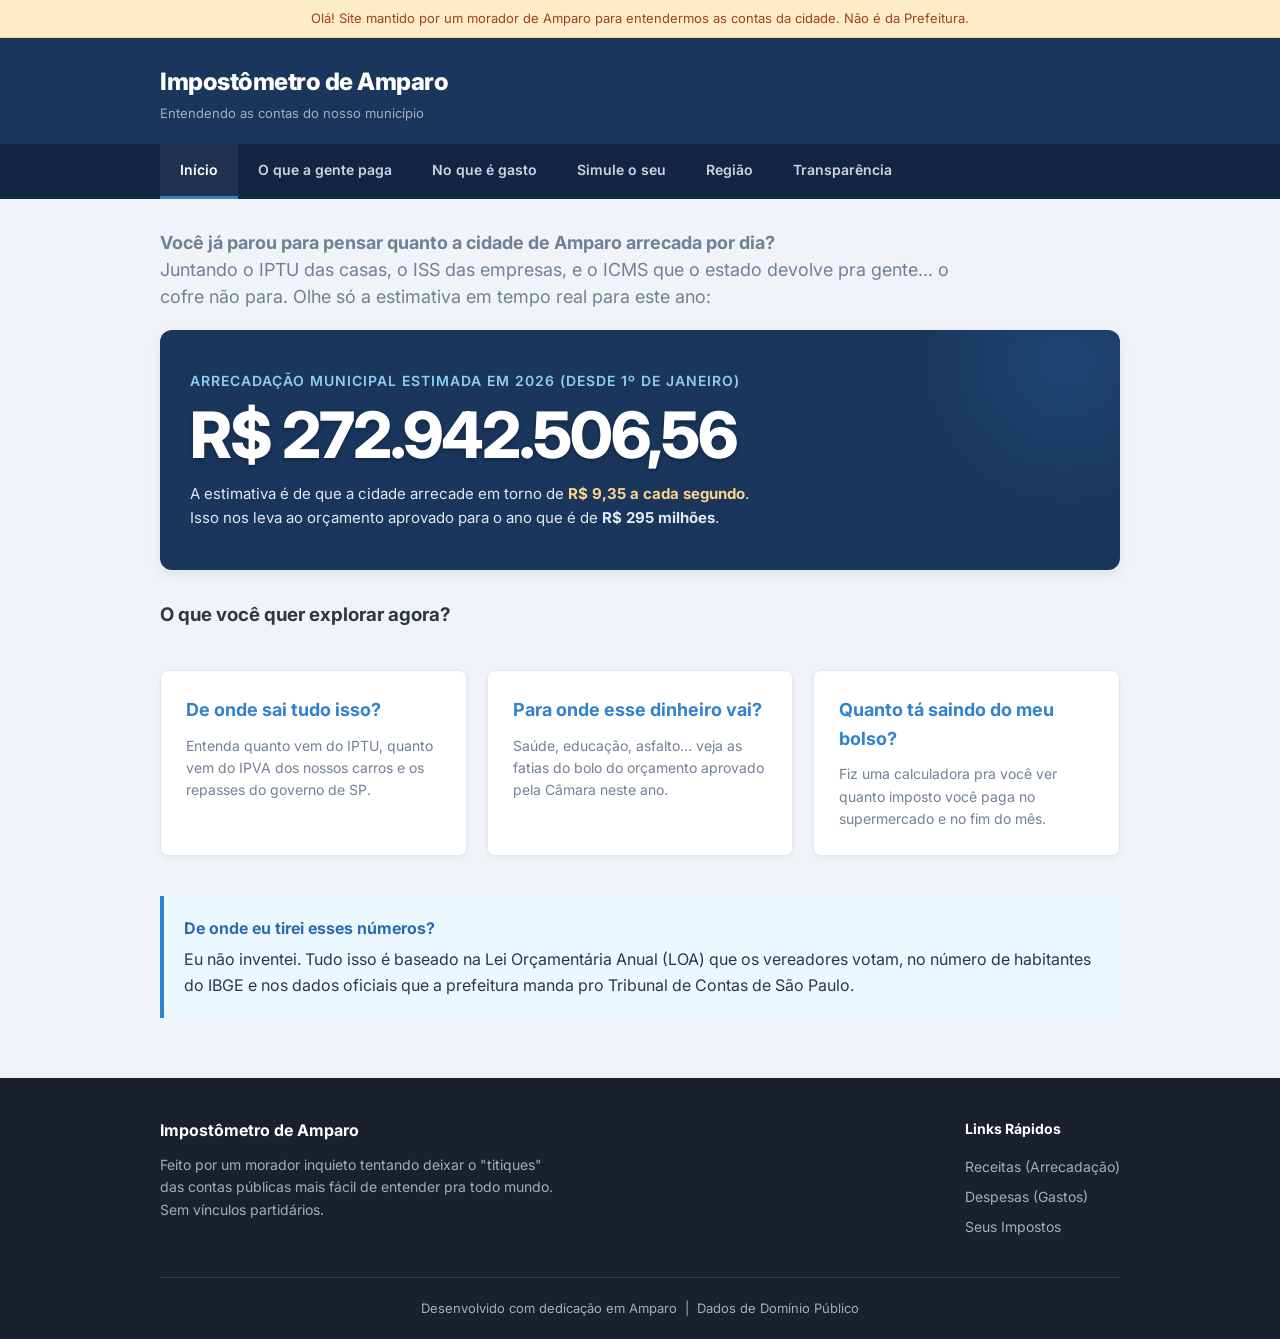
<file: index.html>
<!DOCTYPE html>
<html lang="pt-BR">
<head>
    <meta charset="UTF-8">
    <meta name="viewport" content="width=device-width, initial-scale=1.0">
    <title>Impostômetro de Amparo - Para onde vai nosso dinheiro?</title>
    <link href="https://fonts.googleapis.com/css2?family=Inter:wght@400;600;800&display=swap" rel="stylesheet">
    <link rel="stylesheet" href="styles.css">
    <!-- Removido tudo que cheirava a SEO automático padrão -->
</head>
<body>

    <div class="faixa-aviso">
        Olá! Site mantido por um morador de Amparo para entendermos as contas da cidade. Não é da Prefeitura.
    </div>

    <header class="topo-site">
        <div class="conteiner topo-flex">
            <a href="index.html" class="logo-link">
                <div class="logo-titulo">Impostômetro de Amparo</div>
                <div class="logo-sub">Entendendo as contas do nosso município</div>
            </a>
        </div>
    </header>

    <nav class="barra-menu">
        <div class="conteiner">
            <button id="btn-menu" class="menu-toggle">Menu ☰</button>
            <ul id="menu-principal" class="lista-menu">
                <li><a href="index.html" class="ativo">Início</a></li>
                <li><a href="tributos.html">O que a gente paga</a></li>
                <li><a href="retorno.html">No que é gasto</a></li>
                <li><a href="calculadora.html">Simule o seu</a></li>
                <li><a href="circuito.html">Região</a></li>
                <li><a href="transparencia.html">Transparência</a></li>
            </ul>
        </div>
    </nav>

    <main class="conteiner">
        <div class="apresentacao">
            <p><strong>Você já parou para pensar quanto a cidade de Amparo arrecada por dia?</strong></p>
            <p>Juntando o IPTU das casas, o ISS das empresas, e o ICMS que o estado devolve pra gente... o cofre não para. Olhe só a estimativa em tempo real para este ano:</p>
        </div>

        <section class="caixa-contador">
            <div class="contador-label">Arrecadação Municipal Estimada em 2026 (Desde 1º de Janeiro)</div>
            <div id="impostometro-valor" class="contador-valor">carregando...</div>
            <div class="contador-detalhe">
                A estimativa é de que a cidade arrecade em torno de <span class="destaque-amarelo">R$ 9,35 a cada segundo</span>.<br>
                Isso nos leva ao orçamento aprovado para o ano que é de <strong>R$ 295 milhões</strong>.
            </div>
        </section>

        <section style="margin-bottom: 50px;">
            <h3>O que você quer explorar agora?</h3>
            <div class="grade-atalhos">
                <a href="tributos.html" class="cartao-atalho">
                    <h3>De onde sai tudo isso?</h3>
                    <p>Entenda quanto vem do IPTU, quanto vem do IPVA dos nossos carros e os repasses do governo de SP.</p>
                </a>
                
                <a href="retorno.html" class="cartao-atalho">
                    <h3>Para onde esse dinheiro vai?</h3>
                    <p>Saúde, educação, asfalto... veja as fatias do bolo do orçamento aprovado pela Câmara neste ano.</p>
                </a>
                
                <a href="calculadora.html" class="cartao-atalho">
                    <h3>Quanto tá saindo do meu bolso?</h3>
                    <p>Fiz uma calculadora pra você ver quanto imposto você paga no supermercado e no fim do mês.</p>
                </a>
            </div>
            
            <div class="caixa-dica">
                <strong>De onde eu tirei esses números?</strong>
                Eu não inventei. Tudo isso é baseado na Lei Orçamentária Anual (LOA) que os vereadores votam, no número de habitantes do IBGE e nos dados oficiais que a prefeitura manda pro Tribunal de Contas de São Paulo.
            </div>
        </section>
    </main>

    <footer class="rodape-site">
        <div class="conteiner">
            <div class="rodape-conteudo">
                <div class="rodape-sobre">
                    <h4>Impostômetro de Amparo</h4>
                    <p>Feito por um morador inquieto tentando deixar o "titiques" das contas públicas mais fácil de entender pra todo mundo. Sem vínculos partidários.</p>
                </div>
                <div>
                    <h4 style="color: white; margin-bottom: 15px;">Links Rápidos</h4>
                    <ul class="rodape-links">
                        <li><a href="tributos.html">Receitas (Arrecadação)</a></li>
                        <li><a href="retorno.html">Despesas (Gastos)</a></li>
                        <li><a href="calculadora.html">Seus Impostos</a></li>
                    </ul>
                </div>
            </div>
            <div class="rodape-creditos">
                Desenvolvido com dedicação em Amparo &nbsp;|&nbsp; Dados de Domínio Público
            </div>
        </div>
    </footer>

    <script src="app.js"></script>
</body>
</html>
</file>
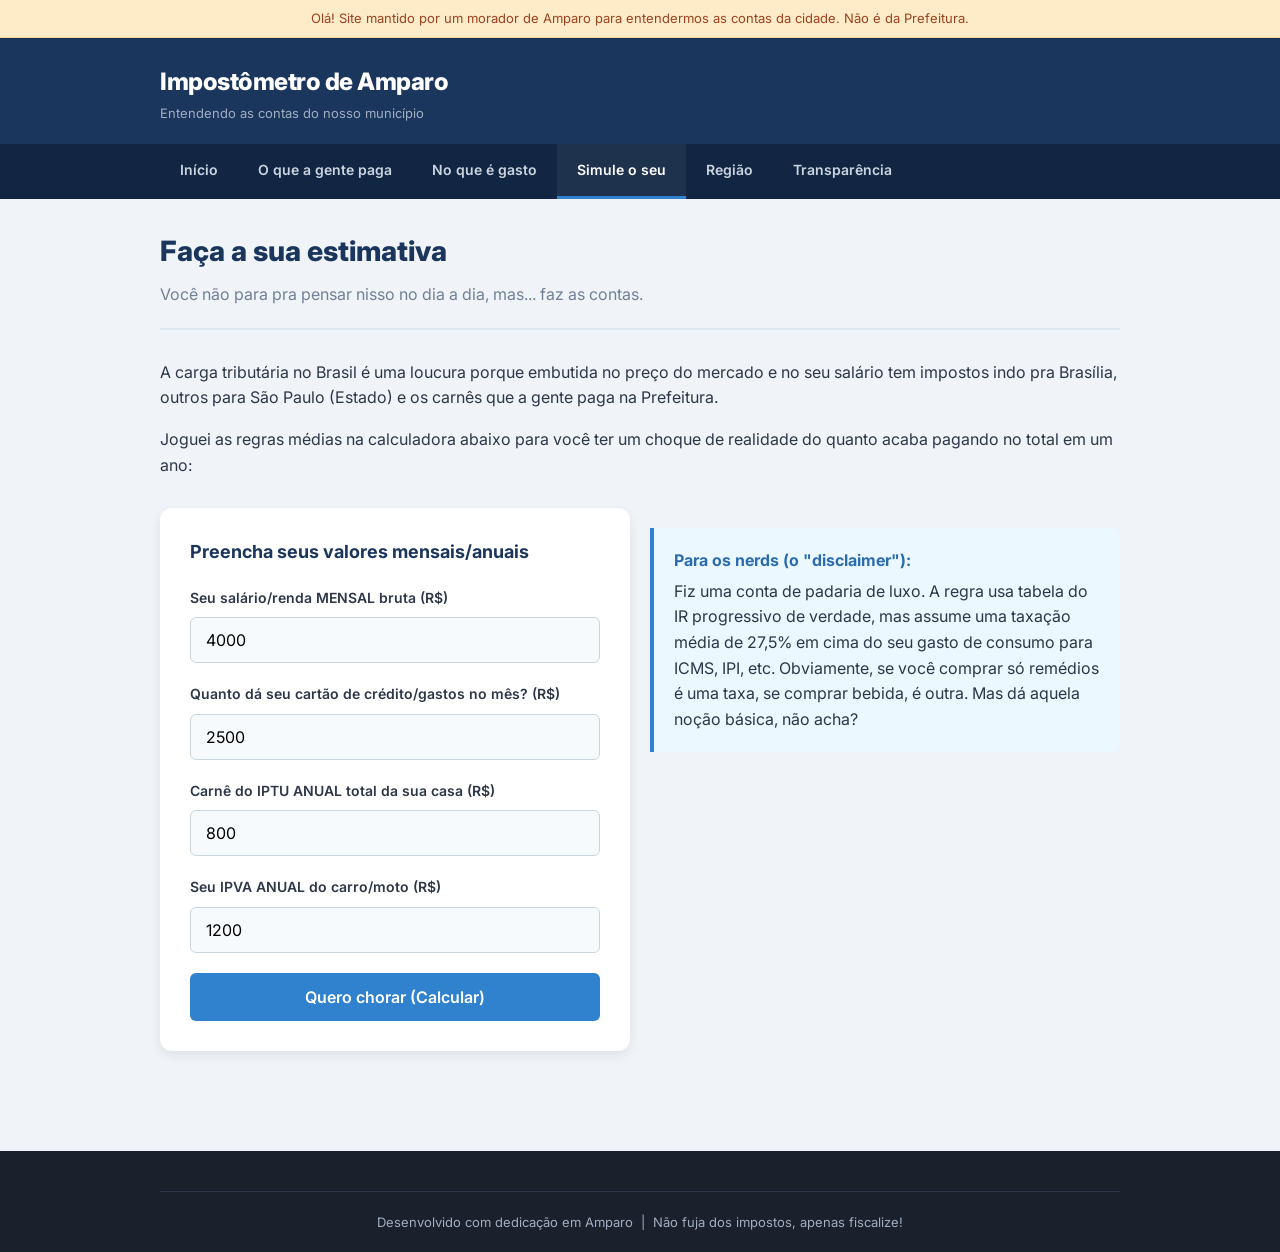
<file: calculadora.html>
<!DOCTYPE html>
<html lang="pt-BR">
<head>
    <meta charset="UTF-8">
    <meta name="viewport" content="width=device-width, initial-scale=1.0">
    <title>Calculadora de Impostos - Impostômetro de Amparo</title>
    <link href="https://fonts.googleapis.com/css2?family=Inter:wght@400;600;800&display=swap" rel="stylesheet">
    <link rel="stylesheet" href="styles.css">
</head>
<body>

    <div class="faixa-aviso">
        Olá! Site mantido por um morador de Amparo para entendermos as contas da cidade. Não é da Prefeitura.
    </div>

    <header class="topo-site">
        <div class="conteiner topo-flex">
            <a href="index.html" class="logo-link">
                <div class="logo-titulo">Impostômetro de Amparo</div>
                <div class="logo-sub">Entendendo as contas do nosso município</div>
            </a>
        </div>
    </header>

    <nav class="barra-menu">
        <div class="conteiner">
            <button id="btn-menu" class="menu-toggle">Menu ☰</button>
            <ul id="menu-principal" class="lista-menu">
                <li><a href="index.html">Início</a></li>
                <li><a href="tributos.html">O que a gente paga</a></li>
                <li><a href="retorno.html">No que é gasto</a></li>
                <li><a href="calculadora.html" class="ativo">Simule o seu</a></li>
                <li><a href="circuito.html">Região</a></li>
                <li><a href="transparencia.html">Transparência</a></li>
            </ul>
        </div>
    </nav>

    <main class="conteiner">
        <div class="cabecalho-pagina">
            <h1 class="titulo-pagina">Faça a sua estimativa</h1>
            <p class="subtitulo-pagina">Você não para pra pensar nisso no dia a dia, mas... faz as contas.</p>
        </div>

        <div class="conteudo-texto">
            <p>A carga tributária no Brasil é uma loucura porque embutida no preço do mercado e no seu salário tem impostos indo pra Brasília, outros para São Paulo (Estado) e os carnês que a gente paga na Prefeitura.</p>
            <p>Joguei as regras médias na calculadora abaixo para você ter um choque de realidade do quanto acaba pagando no total em um ano:</p>
            
            <div class="duas-colunas" style="margin-top: 30px;">
                <!-- Formulário -->
                <div class="area-calculadora">
                    <h3 style="margin: 0 0 20px 0; font-size: 18px;">Preencha seus valores mensais/anuais</h3>
                    
                    <div class="grupo-form">
                        <label for="renda">Seu salário/renda MENSAL bruta (R$)</label>
                        <input type="number" id="renda" class="controle-input" value="4000" placeholder="Ex: 4000">
                    </div>
                    
                    <div class="grupo-form">
                        <label for="consumo">Quanto dá seu cartão de crédito/gastos no mês? (R$)</label>
                        <input type="number" id="consumo" class="controle-input" value="2500" placeholder="Ex: 2500">
                    </div>

                    <div class="grupo-form">
                        <label for="iptu">Carnê do IPTU ANUAL total da sua casa (R$)</label>
                        <input type="number" id="iptu" class="controle-input" value="800" placeholder="O que você paga em Amparo">
                    </div>

                    <div class="grupo-form">
                        <label for="ipva">Seu IPVA ANUAL do carro/moto (R$)</label>
                        <input type="number" id="ipva" class="controle-input" value="1200" placeholder="Se não tiver, ponha zero">
                    </div>

                    <button id="btn-calcula" class="btn-acao">Quero chorar (Calcular)</button>
                </div>

                <!-- Resultado -->
                <div>
                    <div id="area-resultado" class="area-resultado" style="display: none;">
                        <h3 style="margin-top: 0;">Estimativa da facada anual</h3>
                        <p style="font-size: 13px; color: #718096; margin-bottom: 20px;">Isso aqui simula quanto de imposto (direto e do supermercado/loja) deve voar da sua mão em 1 ano pra cada gaveta.</p>
                        
                        <div class="linha-resultado">
                            <span>Prefeitura de Amparo <strong>(IPTU + repasses do que você compra)</strong></span>
                            <span class="col-numero" id="total-mun">R$ 0</span>
                        </div>
                        <div class="linha-resultado">
                            <span>Estado de SP <strong>(IPVA + ICMS)</strong></span>
                            <span class="col-numero" id="total-est">R$ 0</span>
                        </div>
                        <div class="linha-resultado">
                            <span>Governo Federal <strong>(IRRF salário + PIS/COFINS)</strong></span>
                            <span class="col-numero" id="total-fed">R$ 0</span>
                        </div>
                        
                        <div class="linha-resultado">
                            <span>Tributos no ano todo:</span>
                            <span class="col-numero" id="total-tudo">R$ 0</span>
                        </div>
                    </div>

                    <div class="caixa-dica" style="margin-top: 20px;">
                        <strong>Para os nerds (o "disclaimer"):</strong>
                        Fiz uma conta de padaria de luxo. A regra usa tabela do IR progressivo de verdade, mas assume uma taxação média de 27,5% em cima do seu gasto de consumo para ICMS, IPI, etc. Obviamente, se você comprar só remédios é uma taxa, se comprar bebida, é outra. Mas dá aquela noção básica, não acha?
                    </div>
                </div>
            </div>

        </div>
    </main>

    <footer class="rodape-site">
        <div class="conteiner">
            <div class="rodape-creditos">
                Desenvolvido com dedicação em Amparo &nbsp;|&nbsp; Não fuja dos impostos, apenas fiscalize!
            </div>
        </div>
    </footer>

    <script src="app.js"></script>
</body>
</html>
</file>
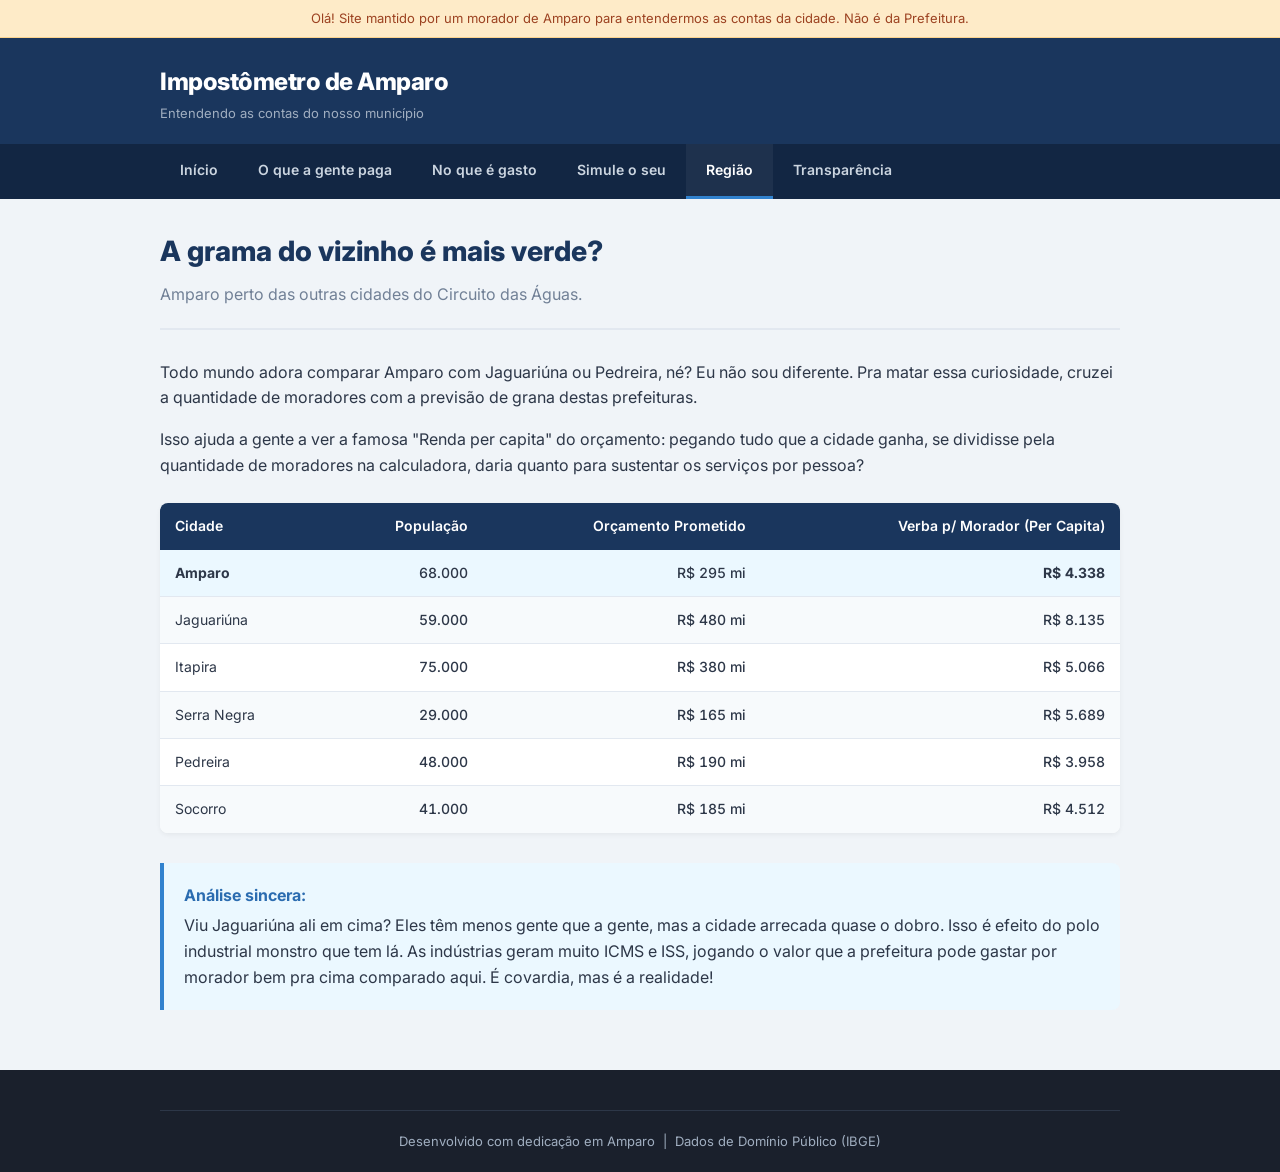
<file: circuito.html>
<!DOCTYPE html>
<html lang="pt-BR">
<head>
    <meta charset="UTF-8">
    <meta name="viewport" content="width=device-width, initial-scale=1.0">
    <title>E a região? - Impostômetro de Amparo</title>
    <link href="https://fonts.googleapis.com/css2?family=Inter:wght@400;600;800&display=swap" rel="stylesheet">
    <link rel="stylesheet" href="styles.css">
</head>
<body>

    <div class="faixa-aviso">
        Olá! Site mantido por um morador de Amparo para entendermos as contas da cidade. Não é da Prefeitura.
    </div>

    <header class="topo-site">
        <div class="conteiner topo-flex">
            <a href="index.html" class="logo-link">
                <div class="logo-titulo">Impostômetro de Amparo</div>
                <div class="logo-sub">Entendendo as contas do nosso município</div>
            </a>
        </div>
    </header>

    <nav class="barra-menu">
        <div class="conteiner">
            <button id="btn-menu" class="menu-toggle">Menu ☰</button>
            <ul id="menu-principal" class="lista-menu">
                <li><a href="index.html">Início</a></li>
                <li><a href="tributos.html">O que a gente paga</a></li>
                <li><a href="retorno.html">No que é gasto</a></li>
                <li><a href="calculadora.html">Simule o seu</a></li>
                <li><a href="circuito.html" class="ativo">Região</a></li>
                <li><a href="transparencia.html">Transparência</a></li>
            </ul>
        </div>
    </nav>

    <main class="conteiner">
        <div class="cabecalho-pagina">
            <h1 class="titulo-pagina">A grama do vizinho é mais verde?</h1>
            <p class="subtitulo-pagina">Amparo perto das outras cidades do Circuito das Águas.</p>
        </div>

        <div class="conteudo-texto">
            <p>Todo mundo adora comparar Amparo com Jaguariúna ou Pedreira, né? Eu não sou diferente. Pra matar essa curiosidade, cruzei a quantidade de moradores com a previsão de grana destas prefeituras.</p>
            <p>Isso ajuda a gente a ver a famosa "Renda per capita" do orçamento: pegando tudo que a cidade ganha, se dividisse pela quantidade de moradores na calculadora, daria quanto para sustentar os serviços por pessoa?</p>

            <table class="tabela-dados">
                <thead>
                    <tr>
                        <th>Cidade</th>
                        <th class="col-numero">População</th>
                        <th class="col-numero">Orçamento Prometido</th>
                        <th class="col-numero">Verba p/ Morador (Per Capita)</th>
                    </tr>
                </thead>
                <tbody>
                    <!-- Deixando Amparo em Destaque! -->
                    <tr style="background-color: #ebf8ff;">
                        <td><strong>Amparo</strong></td>
                        <td class="col-numero">68.000</td>
                        <td class="col-numero">R$ 295 mi</td>
                        <td class="col-numero"><strong>R$ 4.338</strong></td>
                    </tr>
                    <tr>
                        <td>Jaguariúna</td>
                        <td class="col-numero">59.000</td>
                        <td class="col-numero">R$ 480 mi</td>
                        <td class="col-numero">R$ 8.135</td>
                    </tr>
                    <tr>
                        <td>Itapira</td>
                        <td class="col-numero">75.000</td>
                        <td class="col-numero">R$ 380 mi</td>
                        <td class="col-numero">R$ 5.066</td>
                    </tr>
                    <tr>
                        <td>Serra Negra</td>
                        <td class="col-numero">29.000</td>
                        <td class="col-numero">R$ 165 mi</td>
                        <td class="col-numero">R$ 5.689</td>
                    </tr>
                    <tr>
                        <td>Pedreira</td>
                        <td class="col-numero">48.000</td>
                        <td class="col-numero">R$ 190 mi</td>
                        <td class="col-numero">R$ 3.958</td>
                    </tr>
                    <tr>
                        <td>Socorro</td>
                        <td class="col-numero">41.000</td>
                        <td class="col-numero">R$ 185 mi</td>
                        <td class="col-numero">R$ 4.512</td>
                    </tr>
                </tbody>
            </table>
            
            <div class="caixa-dica">
                <strong>Análise sincera:</strong> Viu Jaguariúna ali em cima? Eles têm menos gente que a gente, mas a cidade arrecada quase o dobro. Isso é efeito do polo industrial monstro que tem lá. As indústrias geram muito ICMS e ISS, jogando o valor que a prefeitura pode gastar por morador bem pra cima comparado aqui. É covardia, mas é a realidade!
            </div>
        </div>
    </main>

    <footer class="rodape-site">
        <div class="conteiner">
            <div class="rodape-creditos">
                Desenvolvido com dedicação em Amparo &nbsp;|&nbsp; Dados de Domínio Público (IBGE)
            </div>
        </div>
    </footer>

    <script src="app.js"></script>
</body>
</html>
</file>
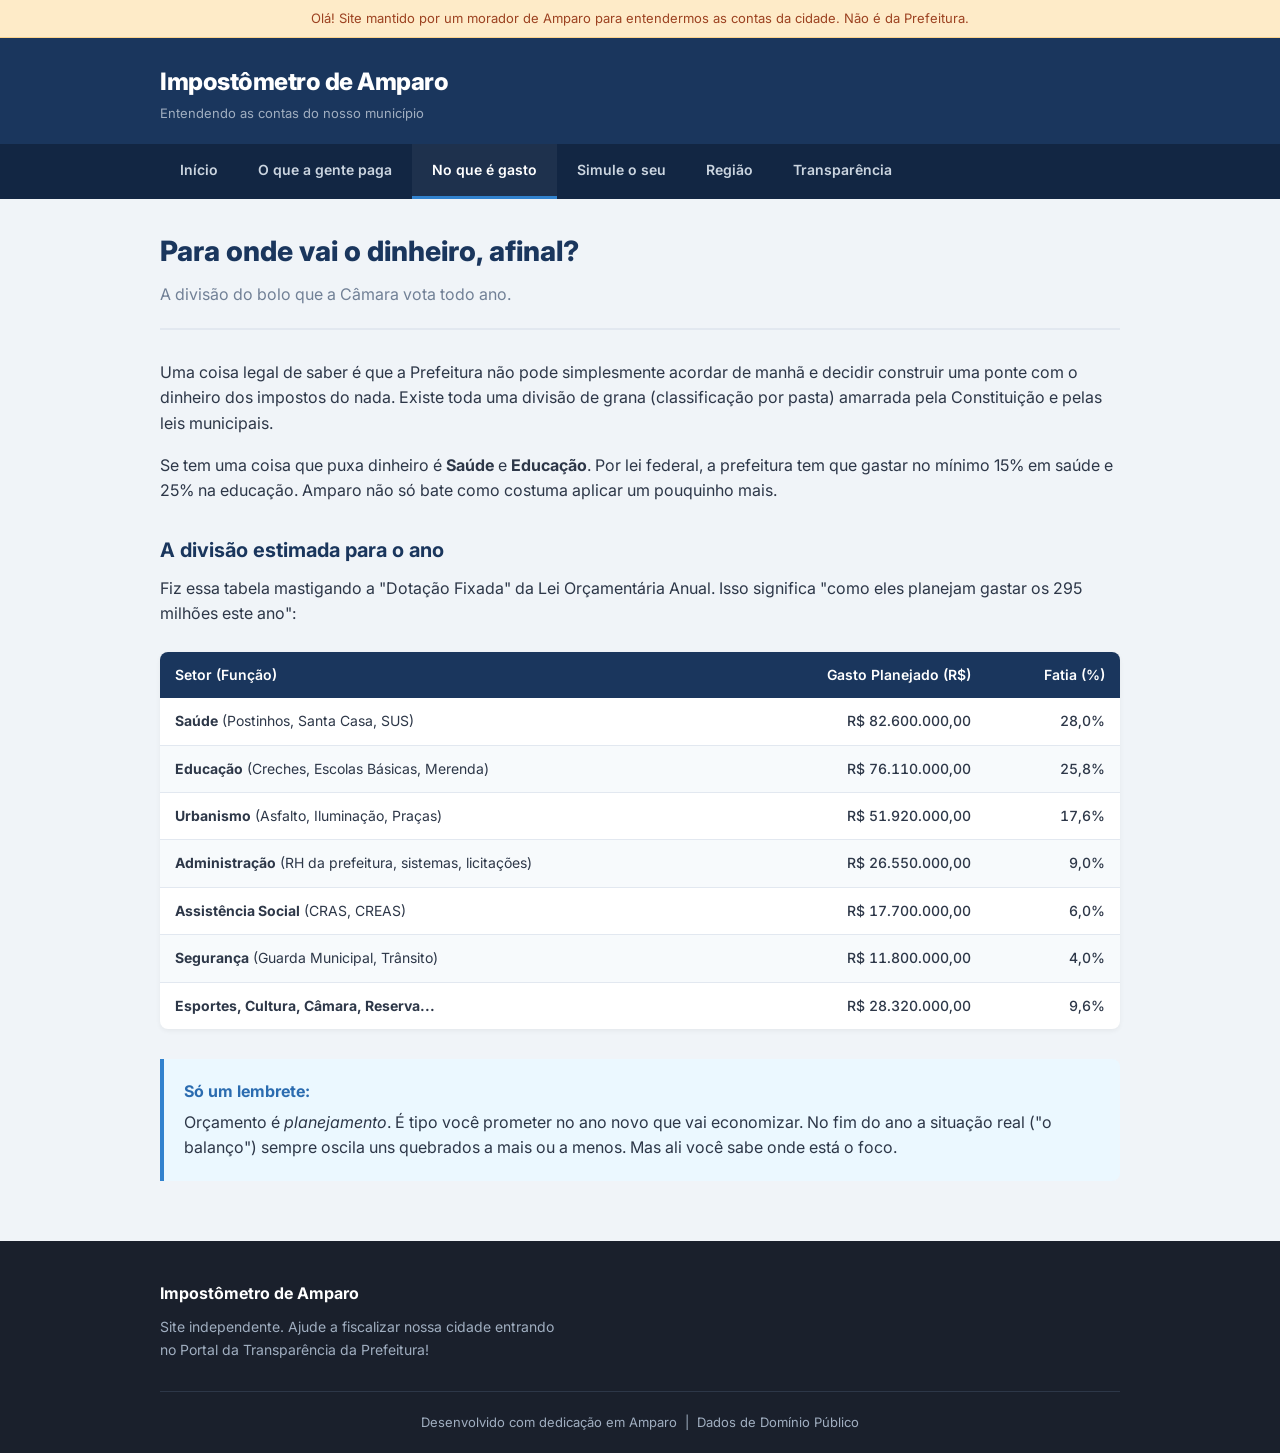
<file: retorno.html>
<!DOCTYPE html>
<html lang="pt-BR">
<head>
    <meta charset="UTF-8">
    <meta name="viewport" content="width=device-width, initial-scale=1.0">
    <title>No que o dinheiro é gasto? - Impostômetro de Amparo</title>
    <link href="https://fonts.googleapis.com/css2?family=Inter:wght@400;600;800&display=swap" rel="stylesheet">
    <link rel="stylesheet" href="styles.css">
</head>
<body>

    <div class="faixa-aviso">
        Olá! Site mantido por um morador de Amparo para entendermos as contas da cidade. Não é da Prefeitura.
    </div>

    <header class="topo-site">
        <div class="conteiner topo-flex">
            <a href="index.html" class="logo-link">
                <div class="logo-titulo">Impostômetro de Amparo</div>
                <div class="logo-sub">Entendendo as contas do nosso município</div>
            </a>
        </div>
    </header>

    <nav class="barra-menu">
        <div class="conteiner">
            <button id="btn-menu" class="menu-toggle">Menu ☰</button>
            <ul id="menu-principal" class="lista-menu">
                <li><a href="index.html">Início</a></li>
                <li><a href="tributos.html">O que a gente paga</a></li>
                <li><a href="retorno.html" class="ativo">No que é gasto</a></li>
                <li><a href="calculadora.html">Simule o seu</a></li>
                <li><a href="circuito.html">Região</a></li>
                <li><a href="transparencia.html">Transparência</a></li>
            </ul>
        </div>
    </nav>

    <main class="conteiner">
        <div class="cabecalho-pagina">
            <h1 class="titulo-pagina">Para onde vai o dinheiro, afinal?</h1>
            <p class="subtitulo-pagina">A divisão do bolo que a Câmara vota todo ano.</p>
        </div>

        <div class="conteudo-texto">
            <p>Uma coisa legal de saber é que a Prefeitura não pode simplesmente acordar de manhã e decidir construir uma ponte com o dinheiro dos impostos do nada. Existe toda uma divisão de grana (classificação por pasta) amarrada pela Constituição e pelas leis municipais.</p>

            <p>Se tem uma coisa que puxa dinheiro é <strong>Saúde</strong> e <strong>Educação</strong>. Por lei federal, a prefeitura tem que gastar no mínimo 15% em saúde e 25% na educação. Amparo não só bate como costuma aplicar um pouquinho mais.</p>
            
            <h3>A divisão estimada para o ano</h3>
            <p>Fiz essa tabela mastigando a "Dotação Fixada" da Lei Orçamentária Anual. Isso significa "como eles planejam gastar os 295 milhões este ano":</p>

            <table class="tabela-dados">
                <thead>
                    <tr>
                        <th>Setor (Função)</th>
                        <th class="col-numero">Gasto Planejado (R$)</th>
                        <th class="col-numero">Fatia (%)</th>
                    </tr>
                </thead>
                <tbody>
                    <tr>
                        <td><strong>Saúde</strong> (Postinhos, Santa Casa, SUS)</td>
                        <td class="col-numero" id="tbl-saude">carregando...</td>
                        <td class="col-numero">28,0%</td>
                    </tr>
                    <tr>
                        <td><strong>Educação</strong> (Creches, Escolas Básicas, Merenda)</td>
                        <td class="col-numero" id="tbl-educacao">carregando...</td>
                        <td class="col-numero">25,8%</td>
                    </tr>
                    <tr>
                        <td><strong>Urbanismo</strong> (Asfalto, Iluminação, Praças)</td>
                        <td class="col-numero" id="tbl-urbanismo">carregando...</td>
                        <td class="col-numero">17,6%</td>
                    </tr>
                    <tr>
                        <td><strong>Administração</strong> (RH da prefeitura, sistemas, licitações)</td>
                        <td class="col-numero" id="tbl-admin">carregando...</td>
                        <td class="col-numero">9,0%</td>
                    </tr>
                    <tr>
                        <td><strong>Assistência Social</strong> (CRAS, CREAS)</td>
                        <td class="col-numero" id="tbl-social">carregando...</td>
                        <td class="col-numero">6,0%</td>
                    </tr>
                    <tr>
                        <td><strong>Segurança</strong> (Guarda Municipal, Trânsito)</td>
                        <td class="col-numero" id="tbl-seguranca">carregando...</td>
                        <td class="col-numero">4,0%</td>
                    </tr>
                    <tr>
                        <td><strong>Esportes, Cultura, Câmara, Reserva...</strong></td>
                        <td class="col-numero" id="tbl-outras">carregando...</td>
                        <td class="col-numero">9,6%</td>
                    </tr>
                </tbody>
            </table>
            
            <div class="caixa-dica">
                <strong>Só um lembrete:</strong> Orçamento é <em>planejamento</em>. É tipo você prometer no ano novo que vai economizar. No fim do ano a situação real ("o balanço") sempre oscila uns quebrados a mais ou a menos. Mas ali você sabe onde está o foco.
            </div>
        </div>
    </main>

    <footer class="rodape-site">
        <div class="conteiner">
            <div class="rodape-conteudo">
                <div class="rodape-sobre">
                    <h4>Impostômetro de Amparo</h4>
                    <p>Site independente. Ajude a fiscalizar nossa cidade entrando no Portal da Transparência da Prefeitura!</p>
                </div>
            </div>
            <div class="rodape-creditos">
                Desenvolvido com dedicação em Amparo &nbsp;|&nbsp; Dados de Domínio Público
            </div>
        </div>
    </footer>

    <script src="app.js"></script>
</body>
</html>
</file>
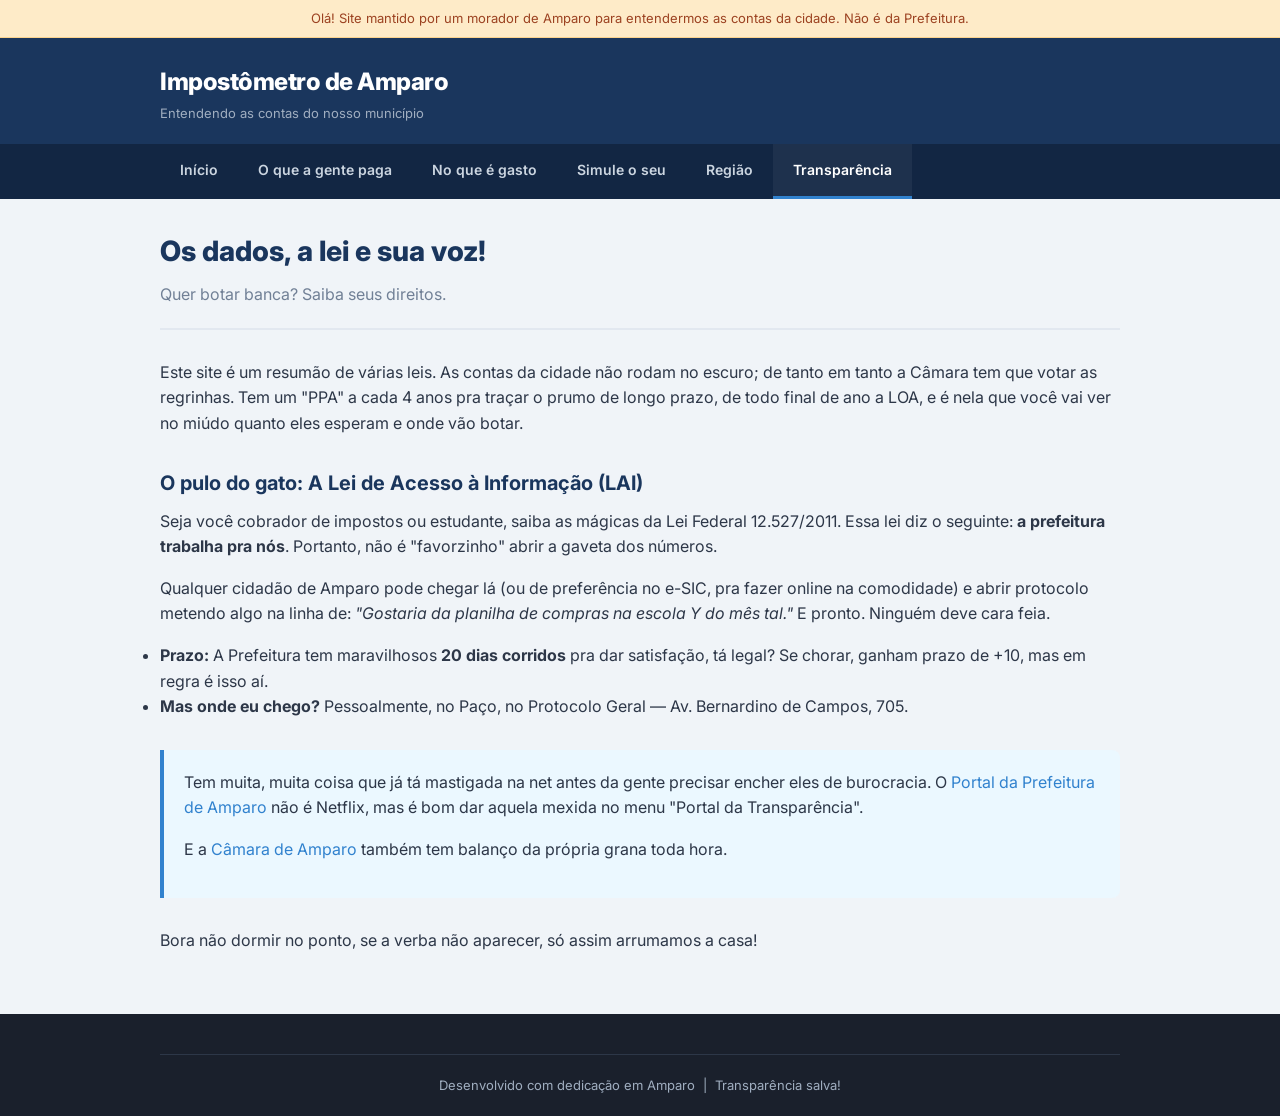
<file: transparencia.html>
<!DOCTYPE html>
<html lang="pt-BR">
<head>
    <meta charset="UTF-8">
    <meta name="viewport" content="width=device-width, initial-scale=1.0">
    <title>Transparência - Impostômetro de Amparo</title>
    <link href="https://fonts.googleapis.com/css2?family=Inter:wght@400;600;800&display=swap" rel="stylesheet">
    <link rel="stylesheet" href="styles.css">
</head>
<body>

    <div class="faixa-aviso">
        Olá! Site mantido por um morador de Amparo para entendermos as contas da cidade. Não é da Prefeitura.
    </div>

    <header class="topo-site">
        <div class="conteiner topo-flex">
            <a href="index.html" class="logo-link">
                <div class="logo-titulo">Impostômetro de Amparo</div>
                <div class="logo-sub">Entendendo as contas do nosso município</div>
            </a>
        </div>
    </header>

    <nav class="barra-menu">
        <div class="conteiner">
            <button id="btn-menu" class="menu-toggle">Menu ☰</button>
            <ul id="menu-principal" class="lista-menu">
                <li><a href="index.html">Início</a></li>
                <li><a href="tributos.html">O que a gente paga</a></li>
                <li><a href="retorno.html">No que é gasto</a></li>
                <li><a href="calculadora.html">Simule o seu</a></li>
                <li><a href="circuito.html">Região</a></li>
                <li><a href="transparencia.html" class="ativo">Transparência</a></li>
            </ul>
        </div>
    </nav>

    <main class="conteiner">
        <div class="cabecalho-pagina">
            <h1 class="titulo-pagina">Os dados, a lei e sua voz!</h1>
            <p class="subtitulo-pagina">Quer botar banca? Saiba seus direitos.</p>
        </div>

        <div class="conteudo-texto">
            <p>Este site é um resumão de várias leis. As contas da cidade não rodam no escuro; de tanto em tanto a Câmara tem que votar as regrinhas. Tem um "PPA" a cada 4 anos pra traçar o prumo de longo prazo, de todo final de ano a LOA, e é nela que você vai ver no miúdo quanto eles esperam e onde vão botar.</p>

            <h3>O pulo do gato: A Lei de Acesso à Informação (LAI)</h3>
            <p>Seja você cobrador de impostos ou estudante, saiba as mágicas da Lei Federal 12.527/2011. Essa lei diz o seguinte: <strong>a prefeitura trabalha pra nós</strong>. Portanto, não é "favorzinho" abrir a gaveta dos números.</p>
            <p>Qualquer cidadão de Amparo pode chegar lá (ou de preferência no e-SIC, pra fazer online na comodidade) e abrir protocolo metendo algo na linha de: <em>"Gostaria da planilha de compras na escola Y do mês tal."</em> E pronto. Ninguém deve cara feia.</p>

            <ul>
                <li><strong>Prazo:</strong> A Prefeitura tem maravilhosos <strong>20 dias corridos</strong> pra dar satisfação, tá legal? Se chorar, ganham prazo de +10, mas em regra é isso aí.</li>
                <li><strong>Mas onde eu chego?</strong> Pessoalmente, no Paço, no Protocolo Geral — Av. Bernardino de Campos, 705.</li>
            </ul>

            <div class="caixa-dica">
                <p>Tem muita, muita coisa que já tá mastigada na net antes da gente precisar encher eles de burocracia. O <a href="http://www.amparo.sp.gov.br/" target="_blank">Portal da Prefeitura de Amparo</a> não é Netflix, mas é bom dar aquela mexida no menu "Portal da Transparência".</p>
                <p>E a <a href="http://www.camaramparo.sp.gov.br/" target="_blank">Câmara de Amparo</a> também tem balanço da própria grana toda hora.</p>
            </div>
            
            <p>Bora não dormir no ponto, se a verba não aparecer, só assim arrumamos a casa!</p>
        </div>
    </main>

    <footer class="rodape-site">
        <div class="conteiner">
            <div class="rodape-creditos">
                Desenvolvido com dedicação em Amparo &nbsp;|&nbsp; Transparência salva!
            </div>
        </div>
    </footer>

    <script src="app.js"></script>
</body>
</html>
</file>
<file: styles.css>
/* ==========================================================================
   IMPOSTÔMETRO DE AMPARO
   CSS Customizado (Sem Frameworks)
   ========================================================================== */

/* Cores Padrão */
:root {
    --cor-fundo: #f0f4f8;
    --cor-texto: #2d3748;
    --cor-texto-claro: #718096;
    
    --cor-principal: #1a365d;
    --cor-destaque: #3182ce;
    --cor-alerta: #ed8936;
    --cor-alerta-fundo: #feebc8;
    
    --cor-borda: #e2e8f0;
    --cor-card: #ffffff;
    
    --sombra-leve: 0 2px 5px rgba(0,0,0,0.05);
    --sombra-media: 0 4px 12px rgba(0,0,0,0.08);
}

/* Reset Básico */
* {
    margin: 0;
    padding: 0;
    box-sizing: border-box;
}

body {
    font-family: 'Inter', -apple-system, BlinkMacSystemFont, "Segoe UI", Helvetica, Arial, sans-serif;
    background-color: var(--cor-fundo);
    color: var(--cor-texto);
    line-height: 1.6;
}

a {
    color: var(--cor-destaque);
    text-decoration: none;
    transition: color 0.2s;
}

a:hover {
    color: var(--cor-principal);
}

.conteiner {
    max-width: 1000px;
    margin: 0 auto;
    padding: 0 20px;
}

/* ---------------------------------------------------
   Aviso Local
--------------------------------------------------- */
.faixa-aviso {
    background-color: var(--cor-alerta-fundo);
    color: #9c4221;
    text-align: center;
    padding: 8px 15px;
    font-size: 13px;
    border-bottom: 1px solid #fbd38d;
}

/* ---------------------------------------------------
   Cabeçalho Principal
--------------------------------------------------- */
.topo-site {
    background-color: var(--cor-principal);
    color: white;
    padding: 25px 0 20px;
}

.topo-flex {
    display: flex;
    justify-content: space-between;
    align-items: center;
    flex-wrap: wrap;
    gap: 15px;
}

.logo-link {
    color: white;
}

.logo-titulo {
    font-size: 24px;
    font-weight: 800;
    letter-spacing: -0.5px;
    margin-bottom: 2px;
}

.logo-sub {
    font-size: 13px;
    color: #a0aec0;
    font-weight: 400;
}

/* Menu de Navegação */
.barra-menu {
    background-color: #122643;
    position: relative;
}

/* Botão mobile */
.menu-toggle {
    display: none;
    width: 100%;
    background: transparent;
    color: white;
    border: none;
    padding: 15px;
    font-size: 15px;
    font-weight: bold;
    text-align: left;
    cursor: pointer;
}

.lista-menu {
    display: flex;
    list-style: none;
}

.lista-menu li {
    margin: 0;
}

.lista-menu a {
    display: inline-block;
    padding: 15px 20px;
    color: #cbd5e0;
    font-size: 14px;
    font-weight: 600;
    border-bottom: 3px solid transparent;
}

.lista-menu a:hover,
.lista-menu a.ativo {
    color: white;
    border-bottom-color: var(--cor-destaque);
    background-color: rgba(255,255,255,0.05);
}

@media (max-width: 768px) {
    .menu-toggle {
        display: block;
    }
    .lista-menu {
        display: none; /* Escondido por padrao no mobile */
        flex-direction: column;
        width: 100%;
    }
    .lista-menu.mostrar {
        display: flex;
    }
    .lista-menu a {
        padding: 12px 20px;
        border-bottom: 1px solid rgba(255,255,255,0.05);
        border-left: 3px solid transparent;
    }
    .lista-menu a.ativo {
        border-bottom-color: rgba(255,255,255,0.05);
        border-left-color: var(--cor-destaque);
    }
}

/* ---------------------------------------------------
   Página Inicial / Impostômetro
--------------------------------------------------- */
.apresentacao {
    font-size: 18px;
    color: var(--cor-texto-claro);
    margin: 30px 0 20px;
    max-width: 800px;
    line-height: 1.5;
}

.caixa-contador {
    background-color: var(--cor-principal);
    border-radius: 12px;
    padding: 40px 30px;
    color: white;
    box-shadow: var(--sombra-media);
    margin-bottom: 30px;
    position: relative;
    overflow: hidden;
}

.caixa-contador::after {
    content: '';
    position: absolute;
    top: -50%;
    right: -10%;
    width: 300px;
    height: 300px;
    background: radial-gradient(circle, rgba(49,130,206,0.2) 0%, transparent 70%);
}

.contador-label {
    font-size: 14px;
    text-transform: uppercase;
    letter-spacing: 1px;
    color: #90cdf4;
    margin-bottom: 10px;
    font-weight: 600;
}

.contador-valor {
    font-size: clamp(36px, 6vw, 64px);
    font-weight: 800;
    line-height: 1;
    letter-spacing: -2px;
    margin-bottom: 15px;
    text-shadow: 0 2px 4px rgba(0,0,0,0.3);
}

.contador-detalhe {
    font-size: 15px;
    color: #e2e8f0;
}

.destaque-amarelo {
    color: #fbd38d;
    font-weight: 700;
}

/* Grade de atalhos da Home */
.grade-atalhos {
    display: grid;
    grid-template-columns: repeat(auto-fit, minmax(280px, 1fr));
    gap: 20px;
    margin: 40px 0;
}

.cartao-atalho {
    background: var(--cor-card);
    border: 1px solid var(--cor-borda);
    border-radius: 8px;
    padding: 25px;
    text-decoration: none;
    color: inherit;
    box-shadow: var(--sombra-leve);
    transition: transform 0.2s, box-shadow 0.2s;
}

.cartao-atalho:hover {
    transform: translateY(-3px);
    box-shadow: var(--sombra-media);
    border-color: #cbd5e0;
}

.cartao-atalho h3 {
    color: var(--cor-destaque);
    font-size: 18px;
    margin-bottom: 10px;
}

.cartao-atalho p {
    font-size: 14px;
    color: var(--cor-texto-claro);
}

/* ---------------------------------------------------
   Páginas Internas (Layout mais orgânico)
--------------------------------------------------- */
.cabecalho-pagina {
    margin: 30px 0;
    padding-bottom: 20px;
    border-bottom: 2px solid var(--cor-borda);
}

.titulo-pagina {
    font-size: 28px;
    font-weight: 800;
    color: var(--cor-principal);
    margin-bottom: 8px;
}

.subtitulo-pagina {
    font-size: 16px;
    color: var(--cor-texto-claro);
}

/* Estilo de Texto Corrido (Blog-like) */
.conteudo-texto p {
    margin-bottom: 1em;
    font-size: 16px;
}

.conteudo-texto h3 {
    font-size: 20px;
    margin: 1.5em 0 0.5em;
    color: var(--cor-principal);
}

/* Tabelas Customizadas */
.tabela-dados {
    width: 100%;
    border-collapse: collapse;
    margin: 25px 0;
    background: var(--cor-card);
    border-radius: 8px;
    overflow: hidden;
    box-shadow: var(--sombra-leve);
}

.tabela-dados th {
    background-color: var(--cor-principal);
    color: white;
    text-align: left;
    padding: 12px 15px;
    font-size: 14px;
    font-weight: 600;
}

.tabela-dados td {
    padding: 12px 15px;
    border-bottom: 1px solid var(--cor-borda);
    font-size: 14px;
}

.tabela-dados tr:last-child td {
    border-bottom: none;
}

.tabela-dados tr:nth-child(even) {
    background-color: #f7fafc;
}

.col-numero {
    text-align: right !important;
    font-variant-numeric: tabular-nums;
    font-weight: 500;
}

/* Caixa de Informação / Dica */
.caixa-dica {
    background-color: #ebf8ff;
    border-left: 4px solid var(--cor-destaque);
    padding: 20px;
    border-radius: 0 8px 8px 0;
    margin: 30px 0;
}

.caixa-dica strong {
    color: #2b6cb0;
    display: block;
    margin-bottom: 5px;
}

/* ---------------------------------------------------
   Formulário da Calculadora
--------------------------------------------------- */
.area-calculadora {
    background: var(--cor-card);
    border-radius: 12px;
    padding: 30px;
    box-shadow: var(--sombra-media);
    margin-bottom: 40px;
}

.grupo-form {
    margin-bottom: 20px;
}

.grupo-form label {
    display: block;
    font-weight: 600;
    margin-bottom: 8px;
    font-size: 14px;
    color: var(--cor-texto);
}

.controle-input {
    width: 100%;
    padding: 12px 15px;
    border: 1px solid #cbd5e0;
    border-radius: 6px;
    font-size: 16px;
    font-family: inherit;
    background: #f7fafc;
    transition: all 0.2s;
}

.controle-input:focus {
    outline: none;
    border-color: var(--cor-destaque);
    background: white;
    box-shadow: 0 0 0 3px rgba(49, 130, 206, 0.1);
}

.btn-acao {
    background-color: var(--cor-destaque);
    color: white;
    border: none;
    padding: 14px 24px;
    font-size: 16px;
    font-weight: 600;
    border-radius: 6px;
    cursor: pointer;
    width: 100%;
    transition: background 0.2s;
    font-family: inherit;
}

.btn-acao:hover {
    background-color: #2b6cb0;
}

/* Resultado da Calculadora */
.area-resultado {
    background: #f7fafc;
    border: 1px solid var(--cor-borda);
    border-radius: 8px;
    padding: 20px;
    margin-top: 30px;
}

.linha-resultado {
    display: flex;
    justify-content: space-between;
    padding: 12px 0;
    border-bottom: 1px dashed #cbd5e0;
}

.linha-resultado:last-child {
    border-bottom: none;
    margin-top: 10px;
    padding-top: 20px;
    border-top: 2px solid var(--cor-borda);
    font-size: 18px;
    font-weight: 800;
    color: var(--cor-principal);
}

/* ---------------------------------------------------
   Rodapé
--------------------------------------------------- */
.rodape-site {
    background-color: #1a202c;
    color: #a0aec0;
    padding: 40px 0 20px;
    margin-top: 60px;
    font-size: 14px;
}

.rodape-conteudo {
    display: flex;
    flex-wrap: wrap;
    justify-content: space-between;
    gap: 30px;
    margin-bottom: 30px;
}

.rodape-sobre h4 {
    color: white;
    margin-bottom: 10px;
    font-size: 16px;
}

.rodape-sobre p {
    max-width: 400px;
}

.rodape-links {
    list-style: none;
}

.rodape-links li {
    margin-bottom: 8px;
}

.rodape-links a {
    color: #a0aec0;
}

.rodape-links a:hover {
    color: white;
}

.rodape-creditos {
    text-align: center;
    padding-top: 20px;
    border-top: 1px solid #2d3748;
    font-size: 13px;
}

/* Gráfico Chart.js Container */
.container-grafico {
    background: var(--cor-card);
    padding: 20px;
    border-radius: 8px;
    box-shadow: var(--sombra-leve);
    margin: 25px 0;
    height: 350px;
}

/* Resolução Layout Grid p/ Calculadora e outros se quiser usar colunas */
@media (min-width: 768px) {
    .duas-colunas {
        display: grid;
        grid-template-columns: 1fr 1fr;
        gap: 20px;
    }
}
</file>
